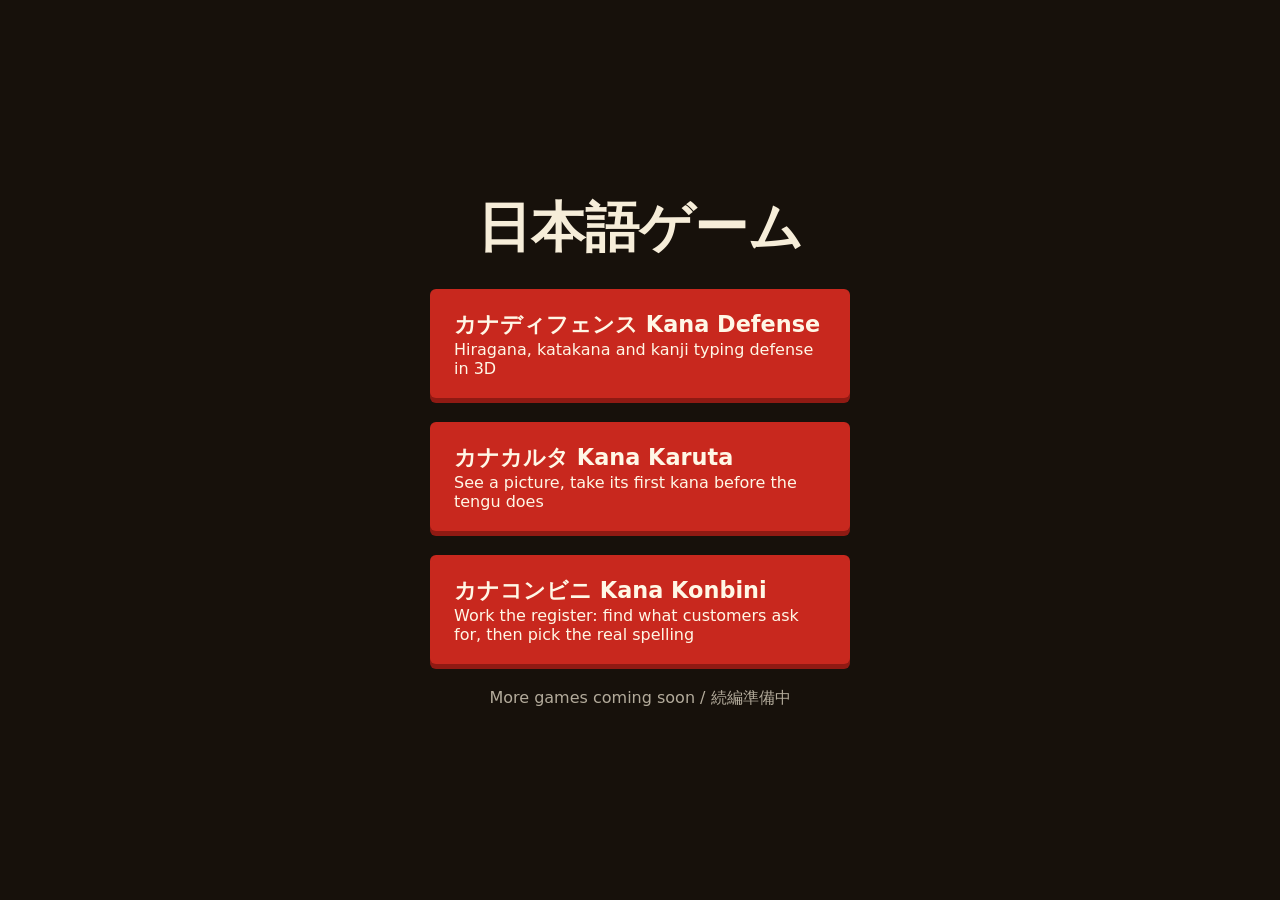
<file: index.html>
<!doctype html>
<html lang="ja">
<head>
  <meta charset="utf-8">
  <meta name="viewport" content="width=device-width, initial-scale=1">
  <title>Nihongo Games 日本語ゲーム</title>
  <style>
    body { margin: 0; min-height: 100vh; display: flex; flex-direction: column; align-items: center; justify-content: center; gap: 24px; padding: 24px; box-sizing: border-box; background: #17110b; color: #f6edd9; font-family: "Hiragino Sans", "Yu Gothic", Meiryo, system-ui, sans-serif; }
    h1 { font-family: "Hiragino Mincho ProN", "Yu Mincho", Georgia, serif; font-size: clamp(2rem, 6vw, 3.4rem); margin: 0; }
    a { display: block; width: min(420px, 100%); box-sizing: border-box; padding: 20px 24px; background: #c8281e; color: #fff7e6; text-decoration: none; border-radius: 6px; box-shadow: 0 5px 0 #8f1a13; }
    a b { font-size: 1.4rem; display: block; }
    p { margin: 0; opacity: .7; }
  </style>
</head>
<body>
  <h1>日本語ゲーム</h1>
  <a href="kana-defense/index.html"><b>カナディフェンス Kana Defense</b>Hiragana, katakana and kanji typing defense in 3D</a>
  <a href="kana-karuta/index.html"><b>カナカルタ Kana Karuta</b>See a picture, take its first kana before the tengu does</a>
  <a href="kana-konbini/index.html"><b>カナコンビニ Kana Konbini</b>Work the register: find what customers ask for, then pick the real spelling</a>
  <p>More games coming soon / 続編準備中</p>
</body>
</html>
</file>
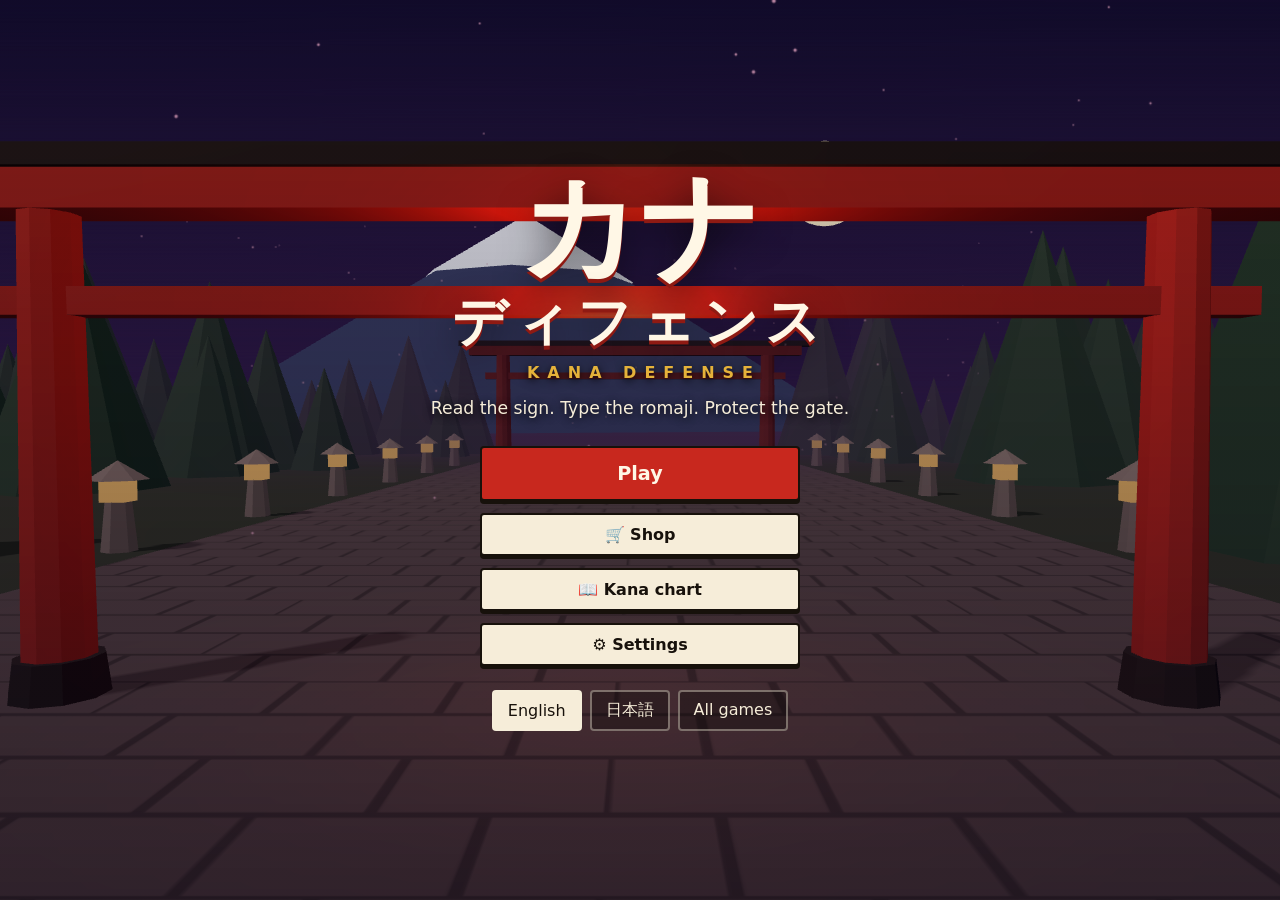
<file: kana-defense/index.html>
<!doctype html>
<html lang="en">
<head>
  <meta charset="utf-8">
  <meta name="viewport" content="width=device-width, initial-scale=1">
  <title>Kana Defense カナディフェンス</title>
  <link rel="stylesheet" href="style.css">
</head>
<body>
  <canvas id="world"></canvas>
  <div id="hud" hidden></div>
  <main id="screen" class="screen"></main>
  <script src="../vendor/three.min.js"></script>
  <script src="../vendor/peerjs.min.js"></script>
  <script src="../shared/kana.js"></script>
  <script src="../shared/kanji.js"></script>
  <script src="../shared/words.js"></script>
  <script src="../shared/audio.js"></script>
  <script src="../shared/room.js"></script>
  <script src="js/stages.js"></script>
  <script src="js/i18n.js"></script>
  <script src="js/save.js"></script>
  <script src="js/world.js"></script>
  <script src="js/game.js"></script>
  <script src="js/ui.js"></script>
  <script src="js/main.js"></script>
</body>
</html>
</file>
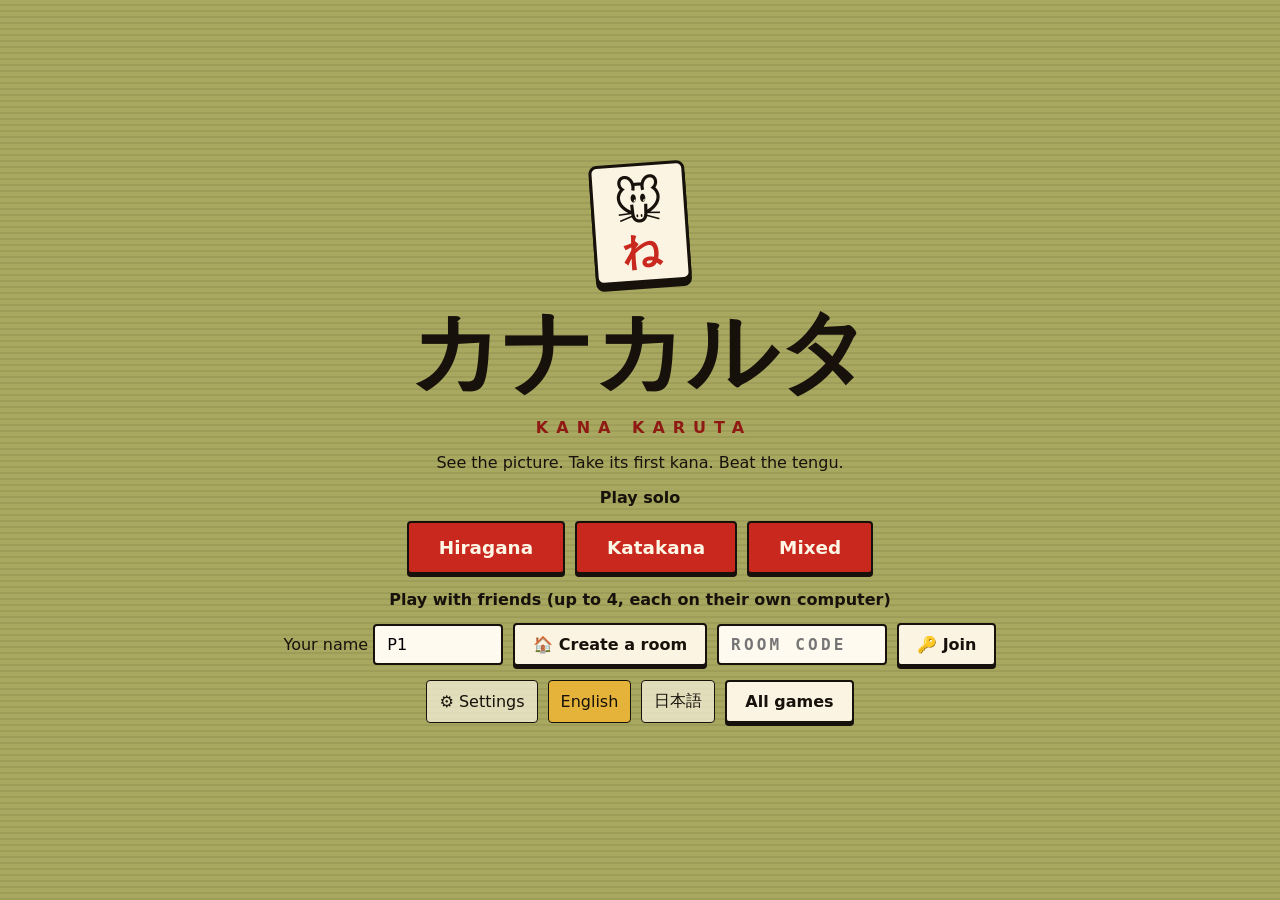
<file: kana-karuta/index.html>
<!doctype html>
<html lang="en">
<head>
  <meta charset="utf-8">
  <meta name="viewport" content="width=device-width, initial-scale=1">
  <title>Kana Karuta カナカルタ</title>
  <link rel="stylesheet" href="style.css">
</head>
<body>
  <main id="app"></main>
  <script src="../vendor/peerjs.min.js"></script>
  <script src="../shared/kana.js"></script>
  <script src="../shared/picture-words.js"></script>
  <script src="../shared/audio.js"></script>
  <script src="../shared/room.js"></script>
  <script src="js/deck.js"></script>
  <script src="js/game.js"></script>
</body>
</html>
</file>
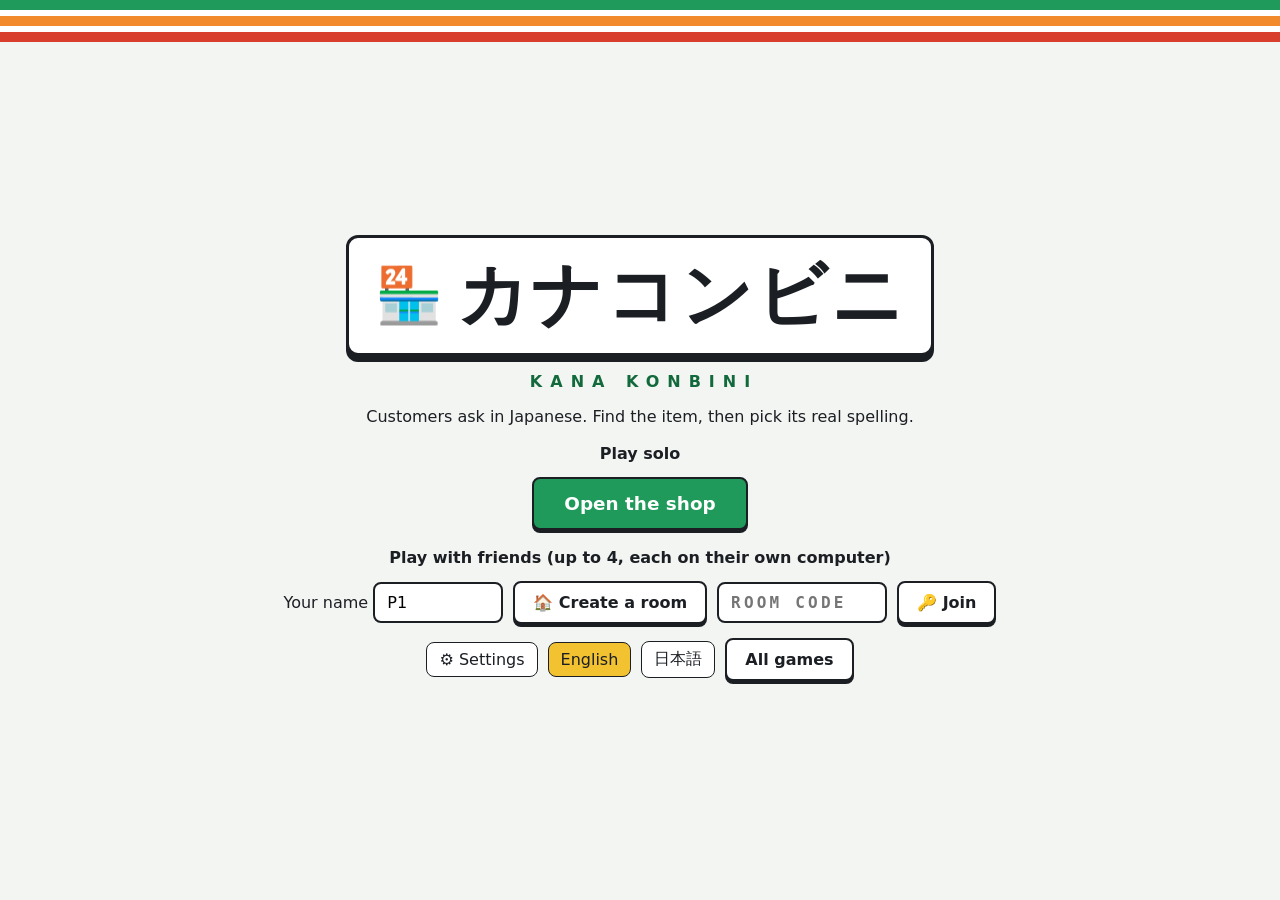
<file: kana-konbini/index.html>
<!doctype html>
<html lang="en">
<head>
  <meta charset="utf-8">
  <meta name="viewport" content="width=device-width, initial-scale=1">
  <title>Kana Konbini カナコンビニ</title>
  <link rel="stylesheet" href="style.css">
</head>
<body>
  <main id="app"></main>
  <script src="../vendor/peerjs.min.js"></script>
  <script src="../shared/kana.js"></script>
  <script src="../shared/audio.js"></script>
  <script src="../shared/room.js"></script>
  <script src="js/shop.js"></script>
  <script src="js/game.js"></script>
</body>
</html>
</file>
<file: kana-defense/style.css>
:root {
  --ink: #17110b;
  --washi: #f6edd9;
  --washi-2: #ebdec2;
  --line: #b9a57d;
  --red: #c8281e;
  --red-d: #8f1a13;
  --gold: #e5b23a;
  --muted: #6c5c44;
  --sans: "Hiragino Sans", "Hiragino Kaku Gothic ProN", "Yu Gothic", "Meiryo", "Noto Sans CJK JP", "PingFang TC", "Microsoft JhengHei", system-ui, sans-serif;
  --serif: "Hiragino Mincho ProN", "Yu Mincho", "Noto Serif CJK JP", Georgia, serif;
}
* { box-sizing: border-box; }
html, body { height: 100%; margin: 0; overflow: hidden; background: #120c2c; font-family: var(--sans); color: var(--ink); }
[hidden] { display: none !important; }
#world { position: fixed; inset: 0; width: 100%; height: 100%; display: block; }

/* ---------- Screens ---------- */
.screen {
  position: fixed; inset: 0; overflow-y: auto; padding: 24px clamp(16px, 5vw, 64px);
  background: linear-gradient(rgba(10, 6, 22, .58), rgba(10, 6, 22, .72));
  color: var(--washi);
}
.screen.hidden { display: none; }
.screen.title-screen { background: linear-gradient(rgba(10, 6, 22, .1), rgba(10, 6, 22, .6)); display: flex; flex-direction: column; align-items: center; justify-content: center; text-align: center; }
.screen.shop-screen { background: none; padding: 0; overflow: hidden; }
.screen.pause-screen, .screen.result-screen { display: flex; align-items: flex-start; justify-content: center; }
.screen.pause-screen { align-items: center; }

button, .link {
  font: inherit; font-weight: 700; color: var(--ink); background: var(--washi); border: 2px solid var(--ink);
  border-radius: 4px; padding: 10px 18px; cursor: pointer; box-shadow: 0 3px 0 var(--ink); transition: transform .08s, box-shadow .08s;
  text-decoration: none; display: inline-block;
}
button:hover:not(:disabled), .link:hover { transform: translateY(-1px); box-shadow: 0 4px 0 var(--ink); }
button:active:not(:disabled) { transform: translateY(3px); box-shadow: 0 0 0 var(--ink); }
button:focus-visible, .link:focus-visible, input:focus-visible { outline: 3px solid var(--gold); outline-offset: 2px; }
button:disabled { cursor: default; opacity: .55; }
button.primary { background: var(--red); color: #fff7e6; }
button.big { font-size: 1.2rem; padding: 14px 40px; }
button.ghost, .link.ghost { background: rgba(0, 0, 0, .3); color: var(--washi); border-color: rgba(246, 237, 217, .4); box-shadow: none; font-weight: 500; padding: 8px 14px; }
button.ghost.on { background: var(--washi); color: var(--ink); }

.chip { padding: 6px 14px; font-size: .92rem; box-shadow: 0 2px 0 var(--ink); margin: 2px 4px 2px 0; }
.chip.on { background: var(--gold); opacity: 1; }
.chip.buy { background: #fff3c4; white-space: nowrap; }
.chip.danger { background: #f3c9c2; color: var(--red-d); border-color: var(--red-d); box-shadow: 0 2px 0 var(--red-d); }

input { font: inherit; padding: 9px 12px; border: 2px solid var(--ink); border-radius: 4px; background: #fffaf0; width: 140px; }

.logo-kana { font-family: var(--serif); font-weight: 900; font-size: clamp(3.4rem, 10vw, 7.4rem); line-height: 1; color: #fff7e6; text-shadow: 0 4px 0 var(--red-d), 0 12px 36px rgba(0, 0, 0, .7); }
.logo-kana span { display: block; font-size: .46em; letter-spacing: .14em; margin-top: 8px; }
.logo-en { letter-spacing: .5em; font-weight: 700; color: var(--gold); margin-top: 14px; text-shadow: 0 2px 8px #000; padding-left: .5em; }
.tagline { margin: 16px 0 28px; font-size: 1.08rem; text-shadow: 0 2px 8px #000; }
.menu { display: grid; gap: 12px; width: min(320px, 90vw); }
.lang-pick { margin-top: 24px; display: flex; gap: 8px; flex-wrap: wrap; justify-content: center; }

.bar { display: flex; align-items: center; gap: 16px; margin: 0 auto 20px; max-width: 1100px; }
.bar h2 { flex: 1; margin: 0; font-family: var(--serif); font-size: 1.6rem; font-weight: 900; }
.coin-badge { font-weight: 800; background: rgba(0, 0, 0, .45); color: #ffe27a; border: 1px solid rgba(255, 226, 122, .5); padding: 6px 14px; border-radius: 99px; white-space: nowrap; }

.cards { display: grid; gap: 16px; max-width: 1100px; margin: 0 auto 22px; }
.cards.three { grid-template-columns: repeat(auto-fit, minmax(240px, 1fr)); }
.cards.four { grid-template-columns: repeat(auto-fit, minmax(230px, 1fr)); }
.card { text-align: left; font-weight: 400; background: var(--washi); padding: 18px; border-radius: 6px; box-shadow: 0 5px 0 var(--ink); }
.card h3 { margin: 6px 0; font-family: var(--serif); font-size: 1.35rem; }
.card p { margin: 0 0 12px; color: var(--muted); line-height: 1.5; font-size: .94rem; }
.card.selected { background: #ffe7a3; outline: 3px solid var(--red); }
.card-icon { font-size: 2rem; }
.glyph { font-family: var(--serif); font-size: 3.6rem; font-weight: 900; color: var(--red); line-height: 1.15; }
.card.locked { opacity: .78; background: var(--washi-2); }
.card.locked .glyph { font-size: 2.6rem; }
.progress { height: 8px; background: var(--washi-2); border: 1px solid var(--line); border-radius: 4px; overflow: hidden; margin-bottom: 6px; }
.progress i { display: block; height: 100%; background: var(--red); }
small { color: var(--muted); }

.row { display: flex; gap: 12px; flex-wrap: wrap; align-items: center; margin: 14px 0; }
.row.center { justify-content: center; }

.stage-grid { display: grid; grid-template-columns: repeat(auto-fill, minmax(150px, 1fr)); gap: 14px; max-width: 1100px; margin: 0 auto; }
.stage-tile { position: relative; display: flex; flex-direction: column; align-items: center; gap: 4px; padding: 16px 8px 10px; min-height: 124px; font-weight: 400; }
.stage-tile strong { font-family: var(--serif); font-size: 1.3rem; font-weight: 900; }
.stage-tile .num { position: absolute; left: 8px; top: 4px; color: var(--muted); font-size: .8rem; }
.stage-tile small { min-height: 1.2em; }
.stage-tile.boss { background: #f7d9c9; border-color: var(--red-d); box-shadow: 0 3px 0 var(--red-d); }
.stage-tile.words { background: #dfeccb; border-color: #2f5a2a; box-shadow: 0 3px 0 #2f5a2a; }
.stage-tile.locked { background: var(--washi-2); }
.stars { color: var(--gold); letter-spacing: .08em; -webkit-text-stroke: .5px var(--ink); }
.stars i { font-style: normal; color: rgba(60, 40, 20, .2); -webkit-text-stroke: 0; }

.section { font-family: var(--serif); text-align: center; margin: 18px 0 10px; }
.note { text-align: center; line-height: 1.6; max-width: 720px; margin: 12px auto; }
.kana-cards { display: flex; flex-wrap: wrap; justify-content: center; gap: 12px; max-width: 1000px; margin: 0 auto; }
.kana-card { display: flex; flex-direction: column; align-items: center; min-width: 108px; padding: 12px 14px; gap: 2px; font-weight: 400; }
.kana-card b { font-family: var(--serif); font-size: 3.2rem; line-height: 1.15; font-weight: 900; }
.kana-card span { font-size: 1.15rem; font-weight: 800; color: var(--red-d); }
.kana-card em { font-style: normal; color: var(--muted); }
.kana-cards.words .kana-card { min-width: 130px; padding: 8px 12px; }
.kana-cards.words .kana-card b { font-size: 1.9rem; }
.kana-cards.words .kana-card span { font-size: 1rem; }
.kana-cards.small { gap: 6px; }
.kana-cards.small .kana-card { min-width: 58px; padding: 4px 8px; box-shadow: 0 2px 0 var(--ink); }
.kana-cards.small .kana-card b { font-size: 1.5rem; }
.kana-cards.small .kana-card span { font-size: .8rem; }
.kana-cards.small .kana-card small { display: none; }

/* ---------- Rooms ---------- */
.name-row { display: block; text-align: center; margin: 0 auto 16px; font-weight: 700; }
.room-form { display: grid; gap: 8px; }
.room-form input { width: 100%; }
.code-input { font-family: ui-monospace, Menlo, Consolas, monospace; font-weight: 800; letter-spacing: .25em; text-transform: uppercase; }
.card.mode { cursor: default; }
button.card.mode { cursor: pointer; }
.room-error { max-width: 720px; margin: 0 auto; padding: 10px 16px; background: #f5b3a8; color: var(--red-d); border: 2px solid var(--red-d); border-radius: 4px; font-weight: 700; text-align: center; }
.lobby { display: flex; flex-direction: column; align-items: center; gap: 14px; text-align: center; margin: 24px auto; max-width: 560px; }
.room-code { font-family: ui-monospace, Menlo, Consolas, monospace; font-size: clamp(2.6rem, 9vw, 4.4rem); font-weight: 800; letter-spacing: .22em; padding: 10px 18px 10px calc(18px + .22em); background: var(--washi); color: var(--ink); border: 3px solid var(--ink); border-radius: 6px; box-shadow: 0 5px 0 var(--ink); }
.lobby-players { list-style: none; padding: 0; margin: 4px 0; display: flex; flex-wrap: wrap; gap: 8px; justify-content: center; }
.lobby-players li { background: rgba(0, 0, 0, .45); border: 1px solid rgba(246, 237, 217, .4); border-radius: 99px; padding: 6px 16px; font-weight: 700; }
.lobby-players li.you { border-color: var(--gold); color: #ffe27a; }
.waiting { font-weight: 700; color: #ffe27a; }
.result-card .waiting { color: var(--red-d); margin: 0; }
.player-box.left-room { opacity: .3; text-decoration: line-through; }

/* ---------- Shop ---------- */
.shop-panel { position: absolute; left: 0; top: 0; bottom: 0; width: min(560px, 100%); overflow-y: auto; padding: 20px; background: rgba(12, 8, 26, .9); border-right: 2px solid var(--gold); }
.shop-panel .note { text-align: left; color: #d8cdb6; font-size: .9rem; margin: 0 0 8px; }
.shop-panel .section { text-align: left; color: var(--gold); }
.shop-item { display: flex; align-items: center; gap: 12px; background: rgba(246, 237, 217, .08); border: 1px solid rgba(246, 237, 217, .22); border-radius: 6px; padding: 8px 12px; margin-bottom: 8px; }
.shop-item.on { border-color: var(--gold); background: rgba(229, 178, 58, .18); }
.shop-icon { font-size: 1.7rem; width: 38px; text-align: center; }
.shop-text { flex: 1; min-width: 0; }
.shop-text small { display: block; color: #cabda3; }
.try-it { position: absolute; right: 32px; bottom: 32px; font-size: 1.15rem; padding: 14px 32px; }
@media (max-width: 800px) { .try-it { display: none; } }

/* ---------- Chart ---------- */
.dex-grid { display: grid; grid-template-columns: repeat(auto-fill, minmax(76px, 1fr)); gap: 8px; max-width: 1100px; margin: 0 auto 24px; }
.dex-cell { display: flex; flex-direction: column; align-items: center; padding: 6px 2px; font-weight: 400; box-shadow: 0 2px 0 var(--ink); }
.dex-cell b { font-family: var(--serif); font-size: 1.6rem; font-weight: 900; }
.dex-cell span { font-size: .8rem; font-weight: 700; color: var(--muted); }
.dex-cell small { font-size: .66rem; }
.dex-cell.good { background: #bfe6b0; }
.dex-cell.learning { background: #ffe9a3; }
.dex-cell.weak { background: #f5b3a8; }

.settings { max-width: 680px; margin: 0 auto; background: var(--washi); color: var(--ink); border: 2px solid var(--ink); border-radius: 6px; padding: 8px 20px; }
.setting { display: flex; justify-content: space-between; align-items: center; gap: 16px; padding: 12px 0; border-bottom: 1px solid var(--line); flex-wrap: wrap; }
.setting:last-child { border-bottom: 0; }
.setting.column { flex-direction: column; align-items: flex-start; }

/* ---------- HUD ---------- */
#hud { position: fixed; inset: 0; pointer-events: none; color: #fff; }
.hud-top { display: flex; justify-content: space-between; align-items: center; gap: 12px; padding: 14px 20px; text-shadow: 0 2px 4px #000; }
.hearts { font-size: 1.6rem; }
.hearts i { font-style: normal; display: inline-block; margin-right: 3px; filter: drop-shadow(0 1px 3px #000); }
.hearts i.lost { opacity: .22; filter: grayscale(1); }
.stage-name { font-family: var(--serif); font-weight: 900; font-size: 1.1rem; text-align: center; }
.left-count { font-weight: 800; font-size: 1.1rem; }
.boss-bar { display: flex; align-items: center; gap: 10px; width: min(620px, 80vw); margin: 0 auto; font-weight: 900; text-shadow: 0 2px 4px #000; }
.boss-bar span { flex: 1; height: 16px; border: 2px solid #fff; background: rgba(0, 0, 0, .6); border-radius: 3px; overflow: hidden; }
.boss-bar i { display: block; height: 100%; width: 100%; background: linear-gradient(90deg, #b44dff, #ff4d6a); transition: width .15s; }
.center-msg { position: fixed; inset: 0; display: flex; align-items: center; justify-content: center; }
.center-pop { font-family: var(--serif); font-weight: 900; text-align: center; padding: 0 20px; text-shadow: 0 4px 0 var(--red-d), 0 8px 24px #000; animation: stamp .3s cubic-bezier(.2, 1.6, .4, 1); }
.center-pop.count { font-size: 8rem; }
.center-pop.boss-warn { font-size: 2.4rem; color: #ffd2d2; }
.center-pop.relay { font-size: 3.4rem; color: #ffe27a; }
@keyframes stamp { from { transform: scale(2.2); opacity: 0; } to { transform: scale(1); opacity: 1; } }

.player-row { position: fixed; left: 0; right: 0; bottom: 18px; display: flex; justify-content: center; gap: 12px; padding: 0 16px; }
.player-box { flex: 0 1 300px; background: rgba(10, 6, 22, .82); border: 2px solid var(--c); border-radius: 6px; padding: 8px 12px; transition: opacity .2s; min-width: 0; }
.player-box.idle { opacity: .45; }
.player-box.shake { animation: shake .25s; background: rgba(120, 10, 10, .9); }
@keyframes shake { 25% { transform: translateX(-7px); } 75% { transform: translateX(7px); } }
.player-head { display: flex; gap: 10px; align-items: baseline; font-size: .9rem; }
.player-head b { color: var(--c); }
.player-head em { margin-left: auto; font-style: normal; color: #ffe27a; font-weight: 800; }
.typed { font-family: ui-monospace, Menlo, Consolas, monospace; font-size: 2rem; font-weight: 800; height: 2.6rem; line-height: 2.6rem; letter-spacing: .08em; }
.typed .placeholder { font-size: 1rem; font-weight: 400; opacity: .4; letter-spacing: 0; font-family: var(--sans); }
.relay-bar { height: 4px; background: rgba(255, 255, 255, .15); }
.relay-bar i { display: block; height: 100%; background: var(--c); }

.pop { position: fixed; transform: translate(-50%, -50%); display: flex; flex-direction: column; align-items: center; font-weight: 900; animation: rise .85s ease-out forwards; text-shadow: 0 2px 0 #000, 0 0 12px #000; }
.pop b { font-family: var(--serif); font-size: 3rem; line-height: 1; }
.pop span { font-size: 1.3rem; color: #fff; }
@keyframes rise { 0% { transform: translate(-50%, -50%) scale(.6); opacity: 0; } 15% { transform: translate(-50%, -60%) scale(1.25); opacity: 1; } 100% { transform: translate(-50%, -180%) scale(1); opacity: 0; } }

.teach { position: fixed; left: 50%; top: 24%; transform: translateX(-50%); background: var(--washi); color: var(--ink); border: 3px solid var(--red); border-radius: 6px; padding: 8px 26px; display: flex; gap: 14px; align-items: center; animation: stamp .25s; }
.teach b { font-family: var(--serif); font-size: 3.2rem; font-weight: 900; }
.teach span { font-size: 1.6rem; font-weight: 800; color: var(--red-d); }
#flash { position: fixed; inset: 0; opacity: 0; background: radial-gradient(transparent 40%, rgba(220, 20, 20, .85)); }
#flash.on { animation: flash .55s ease-out; }
@keyframes flash { from { opacity: 1; } to { opacity: 0; } }

/* ---------- Results ---------- */
.result-card { background: var(--washi); color: var(--ink); border: 3px solid var(--ink); border-radius: 8px; padding: 22px clamp(14px, 3vw, 34px); width: min(760px, 100%); margin: auto; box-shadow: 0 8px 0 var(--ink); }
.result-card .menu { margin: 16px auto 4px; }
.result-card h2 { font-family: var(--serif); font-size: 2.2rem; font-weight: 900; text-align: center; margin: 0 0 6px; }
.result-card.win h2 { color: var(--red); }
.result-card.lose h2 { color: #333; }
.big-stars { font-size: 3rem; text-align: center; line-height: 1.2; }
.banner { text-align: center; background: var(--gold); padding: 6px; font-weight: 800; border-radius: 4px; }
.score { width: 100%; border-collapse: collapse; margin: 14px 0; }
.score th { font-size: .78rem; color: var(--muted); text-align: right; padding: 4px 8px; }
.score td { text-align: right; padding: 8px; border-top: 1px solid var(--line); font-variant-numeric: tabular-nums; }
.score .who { text-align: left; font-weight: 800; border-left: 6px solid var(--c); white-space: nowrap; }
.mvp { margin-left: 8px; font-size: .7rem; background: var(--red); color: #fff; padding: 2px 6px; border-radius: 3px; }
.bar-cell { position: relative; width: 40%; }
.kill-bar { position: absolute; left: 8px; top: 8px; bottom: 8px; background: var(--c); opacity: .5; max-width: calc(100% - 16px); border-radius: 2px; }
.bar-cell b { position: relative; font-size: 1.3rem; }
.coin-sum { display: flex; flex-wrap: wrap; align-items: baseline; justify-content: center; gap: 4px 14px; font-size: .92rem; color: var(--muted); }
.coin-sum b { font-size: 1.5rem; color: #a87600; }
.coin-sum em { font-style: normal; }
</file>
<file: kana-karuta/style.css>
:root {
  --ink: #17110b;
  --washi: #fbf4e2;
  --washi-2: #ebdec2;
  --line: #b9a57d;
  --red: #c8281e;
  --red-d: #8f1a13;
  --gold: #e5b23a;
  --muted: #6c5c44;
  --tatami: #a9a860;
  --tatami-d: #8f8f4c;
  --sans: "Hiragino Sans", "Hiragino Kaku Gothic ProN", "Yu Gothic", "Meiryo", "Noto Sans CJK JP", "PingFang TC", "Microsoft JhengHei", system-ui, sans-serif;
  --serif: "Hiragino Mincho ProN", "Yu Mincho", "Noto Serif CJK JP", Georgia, serif;
}
* { box-sizing: border-box; }
body {
  margin: 0; min-height: 100vh; color: var(--ink); font-family: var(--sans);
  background-color: var(--tatami);
  background-image: repeating-linear-gradient(0deg, rgba(60, 60, 20, .1) 0 2px, transparent 2px 6px);
}
main { max-width: 1040px; margin: 0 auto; padding: 16px; display: flex; flex-direction: column; min-height: 100vh; }

button, a.plain {
  font: inherit; font-weight: 700; color: var(--ink); background: var(--washi); border: 2px solid var(--ink);
  border-radius: 4px; padding: 10px 18px; cursor: pointer; box-shadow: 0 3px 0 var(--ink); text-decoration: none; display: inline-block;
}
button:hover:not(:disabled) { transform: translateY(-1px); }
button:active:not(:disabled) { transform: translateY(3px); box-shadow: 0 0 0 var(--ink); }
button:focus-visible, a:focus-visible { outline: 3px solid var(--gold); outline-offset: 2px; }
button:disabled { opacity: .5; cursor: default; }
button.primary { background: var(--red); color: #fff7e6; }
button.big { font-size: 1.15rem; padding: 14px 30px; }
.plain { background: rgba(251, 244, 226, .7); box-shadow: none; font-weight: 500; padding: 7px 12px; border-width: 1px; }
.plain.on { background: var(--gold); }
.chip { padding: 6px 14px; box-shadow: 0 2px 0 var(--ink); margin: 2px; }
.chip.on { background: var(--gold); }

.row { display: flex; gap: 10px; justify-content: center; flex-wrap: wrap; margin: 14px 0; }
.center { text-align: center; }
.note { max-width: 680px; margin: 12px auto; line-height: 1.6; }
.small { font-size: .92rem; margin: 0; }

.title { margin: auto; text-align: center; }
.title h1 { font-family: var(--serif); font-size: clamp(3rem, 9vw, 5.6rem); margin: 10px 0 0; font-weight: 900; }
.title .en { letter-spacing: .5em; font-weight: 800; color: var(--red-d); margin: 4px 0 16px; padding-left: .5em; }
.title-card { display: inline-flex; flex-direction: column; align-items: center; background: var(--washi); border: 3px solid var(--ink); border-radius: 8px; padding: 8px 20px; transform: rotate(-4deg); box-shadow: 0 6px 0 var(--ink); }
.title-card span { font-size: 3rem; }
.title-card b { font-family: var(--serif); font-size: 2.4rem; color: var(--red); line-height: 1.1; }

.bar { display: flex; align-items: center; gap: 14px; margin-bottom: 16px; }
.bar h2 { margin: 0; font-family: var(--serif); font-weight: 900; font-size: 1.6rem; }
.stage-grid { display: grid; grid-template-columns: repeat(auto-fill, minmax(150px, 1fr)); gap: 12px; }
.stage-tile { display: flex; flex-direction: column; align-items: center; gap: 4px; padding: 12px 6px; font-weight: 400; }
.stage-tile strong { font-family: var(--serif); font-size: 1.3rem; font-weight: 900; }
.stage-tile small { color: var(--muted); }
.stars { color: var(--gold); -webkit-text-stroke: .5px var(--ink); letter-spacing: .08em; }
.stars i { font-style: normal; color: rgba(60, 40, 20, .2); -webkit-text-stroke: 0; }

.settings { background: var(--washi); border: 2px solid var(--ink); border-radius: 6px; padding: 6px 18px; max-width: 680px; width: 100%; margin: 0 auto; }
.setting { display: flex; justify-content: space-between; align-items: center; flex-wrap: wrap; gap: 10px; padding: 12px 0; border-bottom: 1px solid var(--line); }
.setting:last-child { border-bottom: 0; }

/* ---------- Rooms ---------- */
.title h3 { margin: 16px 0 0; font-size: 1rem; }
.room-row { align-items: center; }
input { font: inherit; padding: 9px 12px; border: 2px solid var(--ink); border-radius: 4px; background: #fffaf0; width: 130px; }
.code-input { font-family: ui-monospace, Menlo, Consolas, monospace; font-weight: 800; letter-spacing: .2em; text-transform: uppercase; width: 170px; }
.room-error { max-width: 620px; margin: 8px auto; padding: 10px 16px; background: #f5b3a8; color: var(--red-d); border: 2px solid var(--red-d); border-radius: 4px; font-weight: 700; }
.lobby { display: flex; flex-direction: column; align-items: center; gap: 14px; text-align: center; margin: 24px auto; }
.room-code { font-family: ui-monospace, Menlo, Consolas, monospace; font-size: clamp(2.6rem, 9vw, 4.4rem); font-weight: 800; letter-spacing: .22em; padding: 10px 18px 10px calc(18px + .22em); background: var(--washi); border: 3px solid var(--ink); border-radius: 6px; box-shadow: 0 5px 0 var(--ink); }
.lobby-players { list-style: none; padding: 0; margin: 4px 0; display: flex; flex-wrap: wrap; gap: 8px; justify-content: center; }
.lobby-players li { background: var(--washi); border: 2px solid var(--ink); border-radius: 99px; padding: 6px 16px; font-weight: 700; }
.lobby-players li.you { background: var(--gold); }
.waiting { font-weight: 800; color: var(--red-d); margin: 0; }

/* ---------- Match ---------- */
.match-top { display: flex; align-items: center; gap: 14px; font-weight: 700; flex-wrap: wrap; }
.scores { margin-left: auto; display: flex; gap: 14px; font-weight: 700; background: rgba(251, 244, 226, .85); border-radius: 99px; padding: 5px 16px; }
.scores b { font-size: 1.25rem; }
.deck-left { color: var(--muted); }

.reader { display: flex; justify-content: center; margin: 12px 0 8px; }
.read-card { display: flex; align-items: center; gap: 22px; background: var(--washi); border: 3px solid var(--ink); border-radius: 10px; padding: 12px 30px; box-shadow: 0 6px 0 var(--ink); min-height: 170px; min-width: min(560px, 100%); animation: deal .22s ease-out; }
.read-card.revealed { background: #fff3c4; }
@keyframes deal { from { transform: translateY(-16px) rotate(-2deg) scale(.96); opacity: 0; } to { transform: none; opacity: 1; } }
.picture { font-size: clamp(5rem, 14vh, 7rem); line-height: 1.1; }
.read-text { flex: 1; min-width: 0; }
.meaning { margin: 0; font-size: 2rem; font-weight: 800; }
.word { font-family: var(--serif); font-size: 2.3rem; font-weight: 900; display: block; line-height: 1.3; }
.word em { font-style: normal; color: var(--red); }
.answer { margin: 2px 0 0; font-size: 1.3rem; font-weight: 800; color: var(--red-d); }
.note-line { margin: 2px 0 0; font-weight: 700; }

.timebar { height: 10px; background: rgba(0, 0, 0, .3); border: 2px solid var(--ink); border-radius: 5px; overflow: hidden; margin: 8px auto 14px; width: min(620px, 100%); }
.timebar i { display: block; height: 100%; width: 100%; background: linear-gradient(90deg, var(--red), var(--gold)); }

.tiles { display: grid; grid-template-columns: repeat(auto-fit, minmax(88px, 104px)); justify-content: center; gap: 10px; }
.tiles.preview { margin-bottom: 8px; }
.tile { position: relative; display: flex; flex-direction: column; align-items: center; justify-content: center; aspect-ratio: 3 / 4; padding: 4px; background: var(--washi); border-radius: 6px; box-shadow: 0 4px 0 var(--ink); font-weight: 400; transition: transform .25s, opacity .25s; }
.tile b { font-family: var(--serif); font-size: 2.7rem; line-height: 1.1; font-weight: 900; }
.tile span { font-size: .85rem; font-weight: 700; color: var(--red-d); }
.tile.gone { opacity: 0; transform: scale(.6) rotate(8deg); pointer-events: none; }
.tile.wrong { animation: wrong .35s; background: #f5b3a8; }
@keyframes wrong { 25% { transform: translateX(-7px); } 75% { transform: translateX(7px); } }
.tile.taken { background: var(--gold); transform: translateY(-14px) scale(1.1); box-shadow: 0 10px 0 var(--c, var(--ink)); opacity: 1; }

.typed-row { display: flex; gap: 12px; justify-content: center; margin-top: auto; padding-top: 14px; }
.typed { flex: 0 1 240px; background: var(--ink); color: #fff; border: 3px solid var(--c); border-radius: 6px; padding: 4px 12px; display: flex; align-items: center; gap: 12px; }
.typed small { font-weight: 800; color: #fff; opacity: .75; }
.typed b { font-family: ui-monospace, Menlo, Consolas, monospace; font-size: 1.7rem; }
.typed.locked { opacity: .4; }

.flash-note { position: fixed; left: 50%; top: 40%; transform: translate(-50%, -50%); font-family: var(--serif); font-size: 3rem; font-weight: 900; color: #fff; text-shadow: 0 3px 0 var(--red-d), 0 6px 18px #000; animation: flash-note .7s forwards; pointer-events: none; white-space: nowrap; }
@keyframes flash-note { 0% { transform: translate(-50%, -50%) scale(1.8); opacity: 0; } 20% { transform: translate(-50%, -50%) scale(1); opacity: 1; } 100% { transform: translate(-50%, -80%); opacity: 0; } }

/* ---------- Results ---------- */
.result { margin: auto; width: min(720px, 100%); background: var(--washi); border: 3px solid var(--ink); border-radius: 8px; padding: 22px; box-shadow: 0 8px 0 var(--ink); }
.result h2 { font-family: var(--serif); font-size: 2.1rem; font-weight: 900; text-align: center; margin: 0; }
.result.win h2 { color: var(--red); }
.big-stars { text-align: center; font-size: 3rem; line-height: 1.2; }
.score { width: 100%; border-collapse: collapse; margin: 14px 0; }
.score th { text-align: right; color: var(--muted); font-size: .8rem; padding: 4px 8px; }
.score td { text-align: right; padding: 8px; border-top: 1px solid var(--line); font-size: 1.15rem; font-weight: 700; }
.score td:first-child { text-align: left; }
.missed { display: flex; flex-wrap: wrap; gap: 8px; justify-content: center; }
.missed-card { display: flex; flex-direction: column; align-items: center; padding: 6px 12px; font-weight: 400; box-shadow: 0 2px 0 var(--ink); }
.missed-card > span:first-child { font-size: 2rem; }
.missed-card .word { font-size: 1.25rem; }
.missed-card small { color: var(--muted); }
</file>
<file: kana-konbini/style.css>
:root {
  --ink: #1b1f24;
  --paper: #fbfaf6;
  --line: #cfd6dc;
  --muted: #5f6b76;
  --green: #1f9a5a;
  --green-d: #12693b;
  --orange: #f2892a;
  --red: #d8402d;
  --red-d: #9c2416;
  --gold: #f2c230;
  --shelf: #e9eef2;
  --shelf-edge: #9aa7b2;
  --sans: "Hiragino Sans", "Hiragino Kaku Gothic ProN", "Yu Gothic", "Meiryo", "Noto Sans CJK JP", "PingFang TC", "Microsoft JhengHei", system-ui, sans-serif;
}
* { box-sizing: border-box; }
body {
  margin: 0; min-height: 100vh; color: var(--ink); font-family: var(--sans);
  background:
    linear-gradient(var(--green) 0 10px, #fff 10px 16px, var(--orange) 16px 26px, #fff 26px 32px, var(--red) 32px 42px, transparent 42px),
    #f3f5f2;
}
main { max-width: 1100px; margin: 0 auto; padding: 54px 16px 24px; display: flex; flex-direction: column; min-height: 100vh; }

button, a.plain {
  font: inherit; font-weight: 700; color: var(--ink); background: #fff; border: 2px solid var(--ink);
  border-radius: 8px; padding: 10px 18px; cursor: pointer; box-shadow: 0 3px 0 var(--ink); text-decoration: none; display: inline-block;
}
button:hover:not(:disabled) { transform: translateY(-1px); }
button:active:not(:disabled) { transform: translateY(3px); box-shadow: 0 0 0 var(--ink); }
button:focus-visible, a:focus-visible, input:focus-visible { outline: 3px solid var(--gold); outline-offset: 2px; }
button:disabled { opacity: .45; cursor: default; }
button.primary { background: var(--green); color: #fff; }
button.big { font-size: 1.15rem; padding: 14px 30px; }
.plain { background: #fff; box-shadow: none; font-weight: 500; padding: 7px 12px; border-width: 1px; }
.plain.on { background: var(--gold); }
.chip { padding: 6px 14px; box-shadow: 0 2px 0 var(--ink); margin: 2px; }
.chip.on { background: var(--gold); }
input { font: inherit; padding: 9px 12px; border: 2px solid var(--ink); border-radius: 8px; background: #fff; width: 130px; }
.code-input { font-family: ui-monospace, Menlo, Consolas, monospace; font-weight: 800; letter-spacing: .2em; text-transform: uppercase; width: 170px; }

.row { display: flex; gap: 10px; justify-content: center; align-items: center; flex-wrap: wrap; margin: 14px 0; }
.center { text-align: center; }
.note { max-width: 720px; margin: 12px auto; line-height: 1.6; }
.waiting { font-weight: 800; color: var(--green-d); margin: 0; }
.room-error { max-width: 620px; margin: 8px auto; padding: 10px 16px; background: #f8c9c0; color: var(--red-d); border: 2px solid var(--red-d); border-radius: 8px; font-weight: 700; }

.title { margin: auto; text-align: center; }
.title h3 { margin: 18px 0 0; font-size: 1rem; }
.sign { display: inline-flex; align-items: center; gap: 14px; background: #fff; border: 3px solid var(--ink); border-radius: 12px; padding: 10px 26px; box-shadow: 0 6px 0 var(--ink); }
.sign span { font-size: 3.4rem; }
.sign b { font-size: clamp(2.4rem, 8vw, 4.4rem); font-weight: 900; letter-spacing: .04em; }
.title .en { letter-spacing: .5em; font-weight: 800; color: var(--green-d); margin: 16px 0; padding-left: .5em; }

.bar { display: flex; align-items: center; gap: 14px; margin-bottom: 16px; }
.bar h2 { margin: 0; font-size: 1.5rem; font-weight: 900; }
.day-grid { display: grid; grid-template-columns: repeat(auto-fill, minmax(190px, 1fr)); gap: 12px; }
.day-tile { display: flex; flex-direction: column; align-items: center; gap: 4px; padding: 14px 8px; font-weight: 400; }
.day-tile strong { font-size: 1.25rem; font-weight: 900; }
.day-pics { font-size: 1.7rem; letter-spacing: .1em; }
.day-tile small { color: var(--muted); }
.stars { color: var(--gold); -webkit-text-stroke: .6px var(--ink); letter-spacing: .08em; }
.stars i { font-style: normal; color: rgba(0, 0, 0, .15); -webkit-text-stroke: 0; }

.item-cards { display: flex; flex-wrap: wrap; justify-content: center; gap: 10px; }
.item-card { display: flex; flex-direction: column; align-items: center; gap: 2px; min-width: 120px; padding: 10px 14px; font-weight: 400; }
.item-card .pic { font-size: 2.6rem; line-height: 1.2; }
.item-card b { font-size: 1.4rem; }
.item-card .romaji { font-weight: 800; color: var(--green-d); }
.item-card small { color: var(--muted); }
.item-cards.small .item-card { min-width: 92px; padding: 6px 10px; box-shadow: 0 2px 0 var(--ink); }
.item-cards.small .pic { font-size: 1.8rem; }
.item-cards.small b { font-size: 1.1rem; }

.lobby { display: flex; flex-direction: column; align-items: center; gap: 14px; text-align: center; margin: 24px auto; }
.room-code { font-family: ui-monospace, Menlo, Consolas, monospace; font-size: clamp(2.6rem, 9vw, 4.4rem); font-weight: 800; letter-spacing: .22em; padding: 10px 18px 10px calc(18px + .22em); background: #fff; border: 3px solid var(--ink); border-radius: 10px; box-shadow: 0 5px 0 var(--ink); }
.lobby-players { list-style: none; padding: 0; margin: 4px 0; display: flex; flex-wrap: wrap; gap: 8px; justify-content: center; }
.lobby-players li { background: #fff; border: 2px solid var(--ink); border-radius: 99px; padding: 6px 16px; font-weight: 700; }
.lobby-players li.you { background: var(--gold); }

.settings { background: #fff; border: 2px solid var(--ink); border-radius: 10px; padding: 6px 18px; max-width: 680px; width: 100%; margin: 0 auto; }
.setting { display: flex; justify-content: space-between; align-items: center; flex-wrap: wrap; gap: 10px; padding: 12px 0; border-bottom: 1px solid var(--line); }
.setting:last-child { border-bottom: 0; }

/* ---------- Store ---------- */
.store-top { display: flex; align-items: center; gap: 14px; flex-wrap: wrap; font-weight: 700; }
.store-top .score { background: #fff; border: 2px solid var(--ink); border-radius: 99px; padding: 4px 14px; }
.board { margin-left: auto; display: flex; gap: 12px; flex-wrap: wrap; font-size: .92rem; }
.board .gone { opacity: .35; text-decoration: line-through; }

.counter { position: relative; display: grid; grid-template-columns: 1fr auto; align-items: end; gap: 6px 16px; margin: 12px 0 8px; padding: 12px 18px 0; background: linear-gradient(transparent 70%, #c9a46a 70% 76%, #a7824a 76%); border-radius: 12px; min-height: 160px; }
.customer { display: flex; align-items: flex-end; gap: 16px; }
.face { font-size: 5.4rem; line-height: 1; animation: walk-in .4s ease-out; }
@keyframes walk-in { from { transform: translateX(-60px); opacity: 0; } to { transform: none; opacity: 1; } }
.bubble { position: relative; align-self: center; background: #fff; border: 3px solid var(--ink); border-radius: 18px; padding: 12px 20px; font-size: clamp(1.4rem, 3.4vw, 2rem); margin-bottom: 30px; box-shadow: 0 4px 0 var(--ink); }
.bubble::before { content: ''; position: absolute; left: -14px; bottom: 16px; border: 8px solid transparent; border-right: 12px solid var(--ink); }
.listen { align-self: center; margin-bottom: 30px; font-size: 1.6rem; padding: 6px 12px; border-radius: 99px; }
.bubble.happy { background: #d7f5e1; }
.bubble.sad { background: #fde1dc; }
.queue { display: flex; gap: 6px; font-size: 2rem; opacity: .65; padding-bottom: 34px; }
.patience { grid-column: 1 / -1; height: 8px; background: rgba(0, 0, 0, .15); border-radius: 4px; overflow: hidden; margin-bottom: 8px; }
.patience i { display: block; height: 100%; width: 100%; background: linear-gradient(90deg, var(--red), var(--gold), var(--green)); transition: width .2s linear; }

.choices { display: none; }
.choices.open { display: flex; align-items: center; justify-content: center; gap: 12px; flex-wrap: wrap; margin: 4px 0 12px; padding: 12px; background: #fff; border: 3px solid var(--ink); border-radius: 12px; box-shadow: 0 5px 0 var(--ink); animation: pop .2s ease-out; }
@keyframes pop { from { transform: scale(.94); opacity: 0; } to { transform: none; opacity: 1; } }
.held { font-size: 3.4rem; }
.choice { position: relative; font-size: clamp(1.4rem, 3.6vw, 2.1rem); font-weight: 800; min-width: 170px; padding: 14px 22px; }
.choice small { position: absolute; left: 8px; top: 4px; font-size: .75rem; color: var(--muted); }
.choice.wrong { background: #f8c9c0; text-decoration: line-through; }
.choice.right { background: #c6f0d4; }
.choice.glow, .product.glow { animation: glow 1s ease-in-out infinite; }
@keyframes glow { 50% { box-shadow: 0 0 0 6px var(--gold), 0 0 28px 10px rgba(242, 194, 48, .9); background: #fff6cf; } }
.answer { display: flex; flex-direction: column; }
.answer b { font-size: 2.2rem; }
.answer span { color: var(--muted); font-weight: 700; }
.gain { font-size: 2.4rem; font-weight: 900; color: var(--green-d); }

.shelf { display: grid; grid-template-columns: repeat(auto-fill, minmax(84px, 1fr)); gap: 0; background: var(--shelf); border: 3px solid var(--shelf-edge); border-radius: 10px; padding: 6px 10px; }
.product { position: relative; display: flex; flex-direction: column; align-items: center; justify-content: flex-end; height: 96px; padding: 4px 0 0; background: transparent; border: 0; border-bottom: 10px solid var(--shelf-edge); border-radius: 0; box-shadow: none; }
.product span { font-size: 2.9rem; line-height: 1.15; transition: transform .12s; }
.product:hover:not(:disabled) span { transform: translateY(-4px) scale(1.08); }
.product .price { font-size: .72rem; font-weight: 800; background: #fff8c4; border: 1px solid var(--shelf-edge); padding: 0 6px; margin-bottom: -2px; color: var(--muted); }
.product.nope { animation: nope .35s; }
@keyframes nope { 25% { transform: translateX(-6px); } 75% { transform: translateX(6px); } }
.product.picked span { transform: translateY(-18px) scale(1.25); }

.result { margin: auto; width: min(760px, 100%); background: #fff; border: 3px solid var(--ink); border-radius: 12px; padding: 22px; box-shadow: 0 8px 0 var(--ink); }
.result h2 { font-size: 2rem; font-weight: 900; text-align: center; margin: 0; color: var(--green-d); }
.big-stars { text-align: center; font-size: 3rem; line-height: 1.2; }
.big-points { font-size: 1.5rem; font-weight: 900; }
.score-table { margin: 10px auto; border-collapse: collapse; min-width: 300px; }
.score-table caption { font-weight: 800; color: var(--muted); }
.score-table td { padding: 6px 14px; border-top: 1px solid var(--line); font-weight: 800; font-size: 1.15rem; }
.score-table tr.gone { opacity: .4; }
</file>
